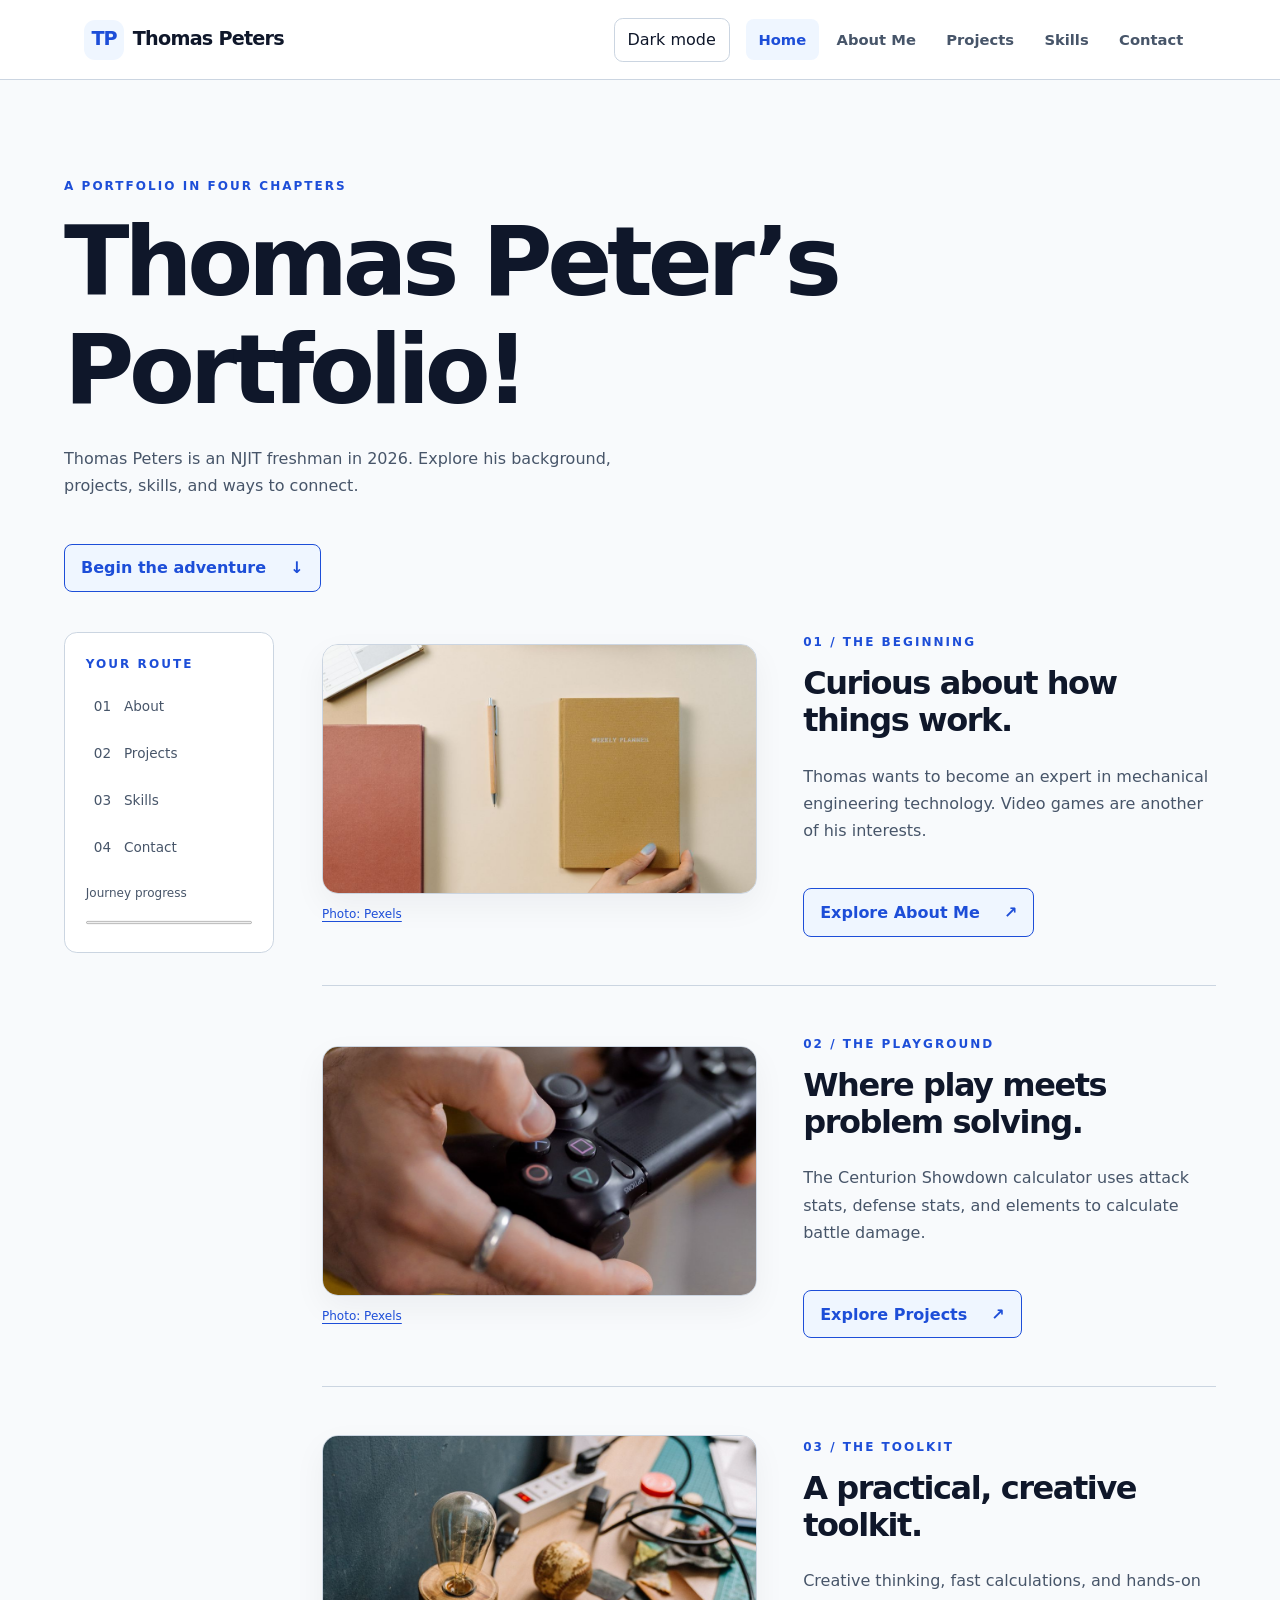
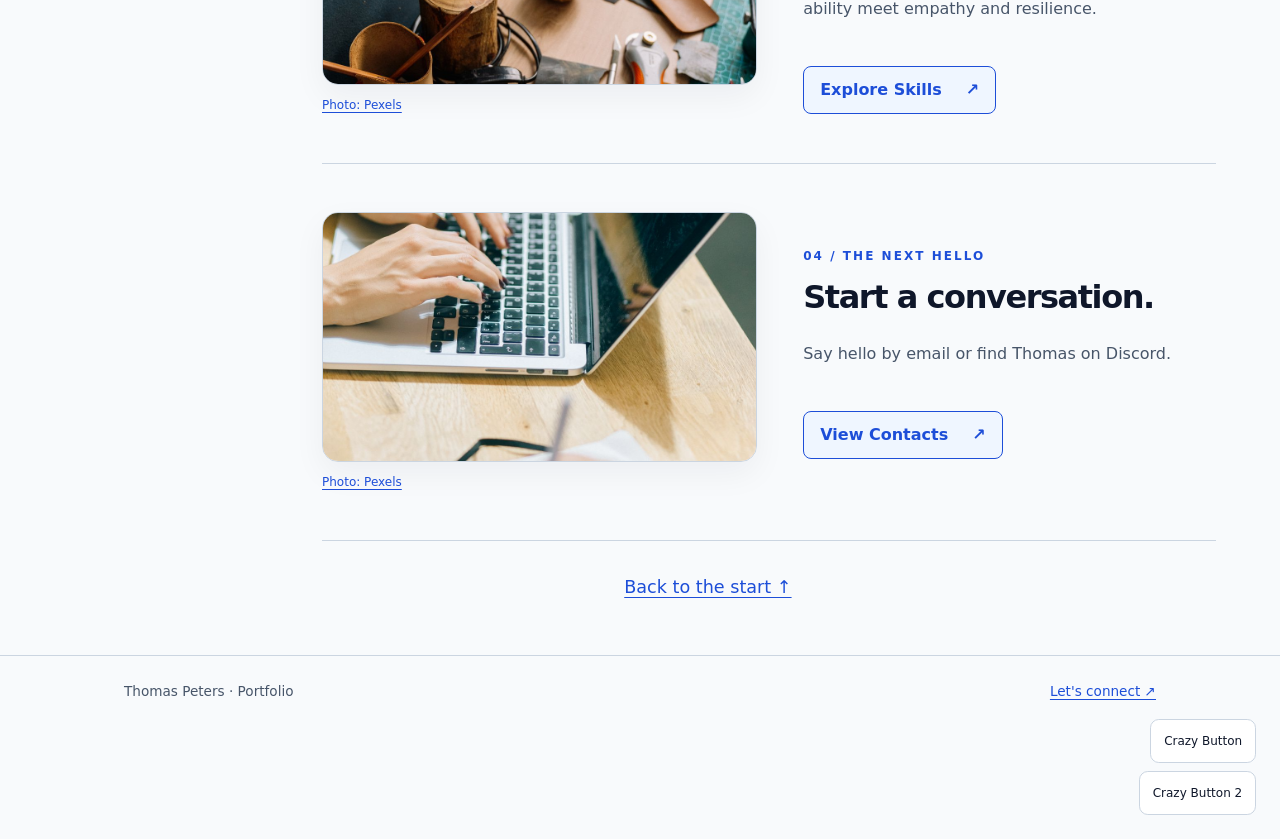
<file: index.html>
<!DOCTYPE html>
<html lang="en">
<head>
  <meta charset="UTF-8">
  <meta name="viewport" content="width=device-width, initial-scale=1.0">
  <title>Thomas Peter’s Portfolio!</title>
  <script src="theme.js?v=3"></script>
  <link rel="stylesheet" href="styles.css?v=12">
  <script src="script.js?v=13" defer></script>
  <script src="journey.js" defer></script>
  <script src="physics.js?v=3" defer></script>
</head>
<body>
  <a class="skip-link" href="#main-content">Skip to main content</a>
  <header class="site-header">
    <div class="header-inner">
      <a class="brand" href="index.html"><span aria-hidden="true">TP</span>Thomas Peters</a>
      <button class="theme-toggle" type="button" hidden>Dark mode</button>
      <button class="menu-toggle" type="button" aria-controls="main-navigation" aria-expanded="false" hidden>Menu</button>
    <nav id="main-navigation" aria-label="Main navigation">
      <a href="index.html" aria-current="page">Home</a>
      <a href="about.html">About Me</a>
      <a href="projects.html">Projects</a>
      <a href="skills.html">Skills</a>
      <a href="contact.html">Contact</a>
    </nav>
    </div>
  </header>
  <main class="journey-main" id="main-content" tabindex="-1">
    <header class="journey-intro">
      <p class="eyebrow">A portfolio in four chapters</p>
      <h1>Thomas Peter’s Portfolio!</h1>
      <p>Thomas Peters is an NJIT freshman in 2026. Explore his background, projects, skills, and ways to connect.</p>
      <a class="project-action" href="#chapter-about">Begin the adventure <span aria-hidden="true">↓</span></a>
    </header>
    <div class="journey-layout">
      <aside class="journey-map" aria-label="Adventure guide">
        <p class="eyebrow">Your route</p>
        <ol>
          <li><a href="#chapter-about" data-chapter-link="chapter-about">01 <span>About</span></a></li>
          <li><a href="#chapter-projects" data-chapter-link="chapter-projects">02 <span>Projects</span></a></li>
          <li><a href="#chapter-skills" data-chapter-link="chapter-skills">03 <span>Skills</span></a></li>
          <li><a href="#chapter-contact" data-chapter-link="chapter-contact">04 <span>Contact</span></a></li>
        </ol>
        <label class="journey-progress-label" for="journey-progress">Journey progress</label>
        <progress id="journey-progress" max="4" value="0">0 of 4 chapters</progress>
      </aside>
      <div class="journey-chapters">
        <section class="story-step" id="chapter-about" aria-labelledby="story-about-heading">
          <figure class="page-photo story-photo">
            <img src="assets/images/about-study.jpg" alt="Notebooks and a pencil arranged on a study desk" width="1200" height="600" loading="lazy">
            <figcaption><a href="https://www.pexels.com/photo/notebooks-on-a-desk-5124877/">Photo: Pexels</a></figcaption>
          </figure>
          <div class="story-copy">
            <p class="eyebrow">01 / The beginning</p>
            <h2 id="story-about-heading">Curious about how things work.</h2>
            <p>Thomas wants to become an expert in mechanical engineering technology. Video games are another of his interests.</p>
            <a class="project-action" href="about.html">Explore About Me <span aria-hidden="true">↗</span></a>
          </div>
        </section>
        <section class="story-step" id="chapter-projects" aria-labelledby="story-projects-heading">
          <figure class="page-photo story-photo">
            <img src="assets/images/projects-gaming.jpg" alt="Hands playing with a black game controller" width="1200" height="600" loading="lazy">
            <figcaption><a href="https://www.pexels.com/photo/person-holding-a-black-game-controller-7855652/">Photo: Pexels</a></figcaption>
          </figure>
          <div class="story-copy">
            <p class="eyebrow">02 / The playground</p>
            <h2 id="story-projects-heading">Where play meets problem solving.</h2>
            <p>The Centurion Showdown calculator uses attack stats, defense stats, and elements to calculate battle damage.</p>
            <a class="project-action" href="projects.html">Explore Projects <span aria-hidden="true">↗</span></a>
          </div>
        </section>
        <section class="story-step" id="chapter-skills" aria-labelledby="story-skills-heading">
          <figure class="page-photo story-photo">
            <img src="assets/images/skills-workshop.jpg" alt="A creative workbench with tools and a light bulb" width="1200" height="600" loading="lazy">
            <figcaption><a href="https://www.pexels.com/photo/tools-on-desk-in-workplace-5963135/">Photo: Pexels</a></figcaption>
          </figure>
          <div class="story-copy">
            <p class="eyebrow">03 / The toolkit</p>
            <h2 id="story-skills-heading">A practical, creative toolkit.</h2>
            <p>Creative thinking, fast calculations, and hands-on ability meet empathy and resilience.</p>
            <a class="project-action" href="skills.html">Explore Skills <span aria-hidden="true">↗</span></a>
          </div>
        </section>
        <section class="story-step" id="chapter-contact" aria-labelledby="story-contact-heading">
          <figure class="page-photo story-photo">
            <img src="assets/images/contact-workspace.jpg" alt="Hands typing on a laptop at a desk" width="1200" height="600" loading="lazy">
            <figcaption><a href="https://www.pexels.com/photo/a-desk-workspace-5186349/">Photo: Pexels</a></figcaption>
          </figure>
          <div class="story-copy">
            <p class="eyebrow">04 / The next hello</p>
            <h2 id="story-contact-heading">Start a conversation.</h2>
            <p>Say hello by email or find Thomas on Discord.</p>
            <a class="project-action" href="contact.html">View Contacts <span aria-hidden="true">↗</span></a>
          </div>
        </section>
      </div>
    </div>
    <p class="journey-return"><a href="#main-content">Back to the start ↑</a></p>
  </main>
  <footer class="site-footer"><div class="footer-inner"><span>Thomas Peters · Portfolio</span><a href="contact.html">Let's connect ↗</a></div><button class="crazy-button" type="button" aria-pressed="false" hidden>Crazy Button</button><button class="physics-button" type="button" aria-pressed="false" hidden>Crazy Button 2</button></footer>
</body>
</html>
</file>
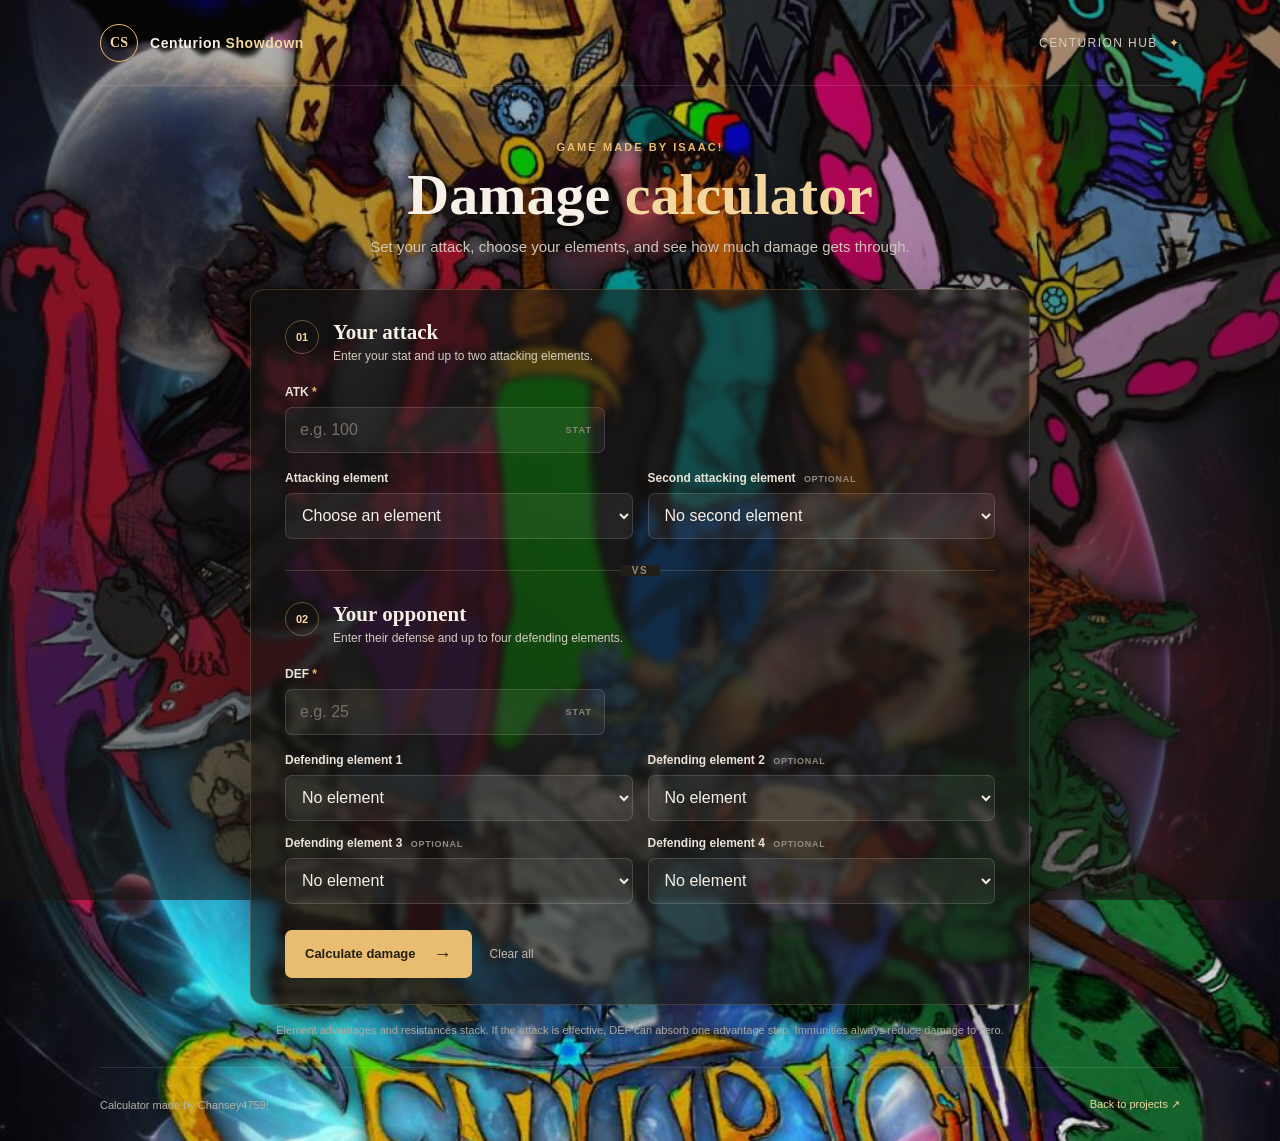
<file: projects/Centurion-Showdown-Coding-services-/index.html>
<!doctype html>
<html lang="en">
  <head>
    <meta charset="utf-8">
    <meta name="viewport" content="width=device-width, initial-scale=1">
    <meta name="theme-color" content="#17130f">
    <meta
      name="description"
      content="Calculate battle damage in Centurion Showdown."
    >
    <title>Centurion Showdown — Damage Calculator</title>
    <link rel="stylesheet" href="styles.css">
    <script src="script.js" defer></script>
  </head>
  <body>
    <main class="page-shell">
      <header class="site-header">
        <a class="brand" href="#top" aria-label="Centurion Showdown damage calculator home">
          <span class="brand-mark" aria-hidden="true">CS</span>
          <span class="brand-name">Centurion <span>Showdown</span></span>
        </a>
        <span class="header-note">Centurion Hub <span aria-hidden="true">✦</span></span>
      </header>

      <section class="intro" id="top" aria-labelledby="page-title">
        <p class="eyebrow">Game made by Isaac!</p>
        <h1 id="page-title">Damage <span>calculator</span></h1>
        <p class="intro-copy">
          Set your attack, choose your elements, and see how much damage gets through.
        </p>
      </section>

      <div class="calculator-layout">
        <form class="calculator-card" id="calculator-form">
          <section class="form-section" aria-labelledby="attacker-heading">
            <div class="section-heading">
              <span class="section-number" aria-hidden="true">01</span>
              <div>
                <h2 id="attacker-heading">Your attack</h2>
                <p>Enter your stat and up to two attacking elements.</p>
              </div>
            </div>

            <label class="field stat-field" for="attack-stat">
              <span class="field-label">ATK <span class="required-mark" aria-hidden="true">*</span></span>
              <span class="number-wrap">
                <input
                  id="attack-stat"
                  name="attack"
                  type="number"
                  min="0"
                  step="1"
                  inputmode="numeric"
                  placeholder="e.g. 100"
                  required
                >
                <span class="stat-unit" aria-hidden="true">STAT</span>
              </span>
            </label>

            <div class="element-grid">
              <label class="field" for="attack-element-1">
                <span class="field-label">Attacking element</span>
                <select id="attack-element-1" name="attackElement1"></select>
              </label>
              <label class="field" for="attack-element-2">
                <span class="field-label">Second attacking element <span class="optional-mark">OPTIONAL</span></span>
                <select id="attack-element-2" name="attackElement2"></select>
              </label>
            </div>
          </section>

          <div class="section-divider" aria-hidden="true"><span>VS</span></div>

          <section class="form-section" aria-labelledby="defender-heading">
            <div class="section-heading">
              <span class="section-number" aria-hidden="true">02</span>
              <div>
                <h2 id="defender-heading">Your opponent</h2>
                <p>Enter their defense and up to four defending elements.</p>
              </div>
            </div>

            <label class="field stat-field" for="defense-stat">
              <span class="field-label">DEF <span class="required-mark" aria-hidden="true">*</span></span>
              <span class="number-wrap">
                <input
                  id="defense-stat"
                  name="defense"
                  type="number"
                  min="0"
                  step="1"
                  inputmode="numeric"
                  placeholder="e.g. 25"
                  required
                >
                <span class="stat-unit" aria-hidden="true">STAT</span>
              </span>
            </label>

            <div class="element-grid defense-grid">
              <label class="field" for="defense-element-1">
                <span class="field-label">Defending element 1</span>
                <select id="defense-element-1" name="defenseElement1"></select>
              </label>
              <label class="field" for="defense-element-2">
                <span class="field-label">Defending element 2 <span class="optional-mark">OPTIONAL</span></span>
                <select id="defense-element-2" name="defenseElement2"></select>
              </label>
              <label class="field" for="defense-element-3">
                <span class="field-label">Defending element 3 <span class="optional-mark">OPTIONAL</span></span>
                <select id="defense-element-3" name="defenseElement3"></select>
              </label>
              <label class="field" for="defense-element-4">
                <span class="field-label">Defending element 4 <span class="optional-mark">OPTIONAL</span></span>
                <select id="defense-element-4" name="defenseElement4"></select>
              </label>
            </div>
          </section>

          <div class="form-actions">
            <button class="calculate-button" type="submit">
              <span>Calculate damage</span>
              <span class="button-arrow" aria-hidden="true">→</span>
            </button>
            <button class="reset-button" type="reset">Clear all</button>
          </div>
        </form>

        <aside class="result-card" id="result-card" aria-live="polite" aria-atomic="true" hidden>
          <p class="result-kicker" id="result-kicker">Battle result</p>
          <p class="result-label">Estimated damage</p>
          <p class="damage-total" id="damage-total">0</p>
          <p class="result-summary" id="result-summary"></p>
          <div class="result-details" id="result-details"></div>
        </aside>
      </div>

      <p class="rules-note">
        Element advantages and resistances stack. If the attack is effective, DEF can absorb one advantage step.
        Immunities always reduce damage to zero.
      </p>

      <footer class="site-footer">
        <span>Calculator made by Chansey4759!</span>
        <a href="../../projects.html">Back to projects <span aria-hidden="true">↗</span></a>
      </footer>
    </main>
  </body>
</html>
</file>
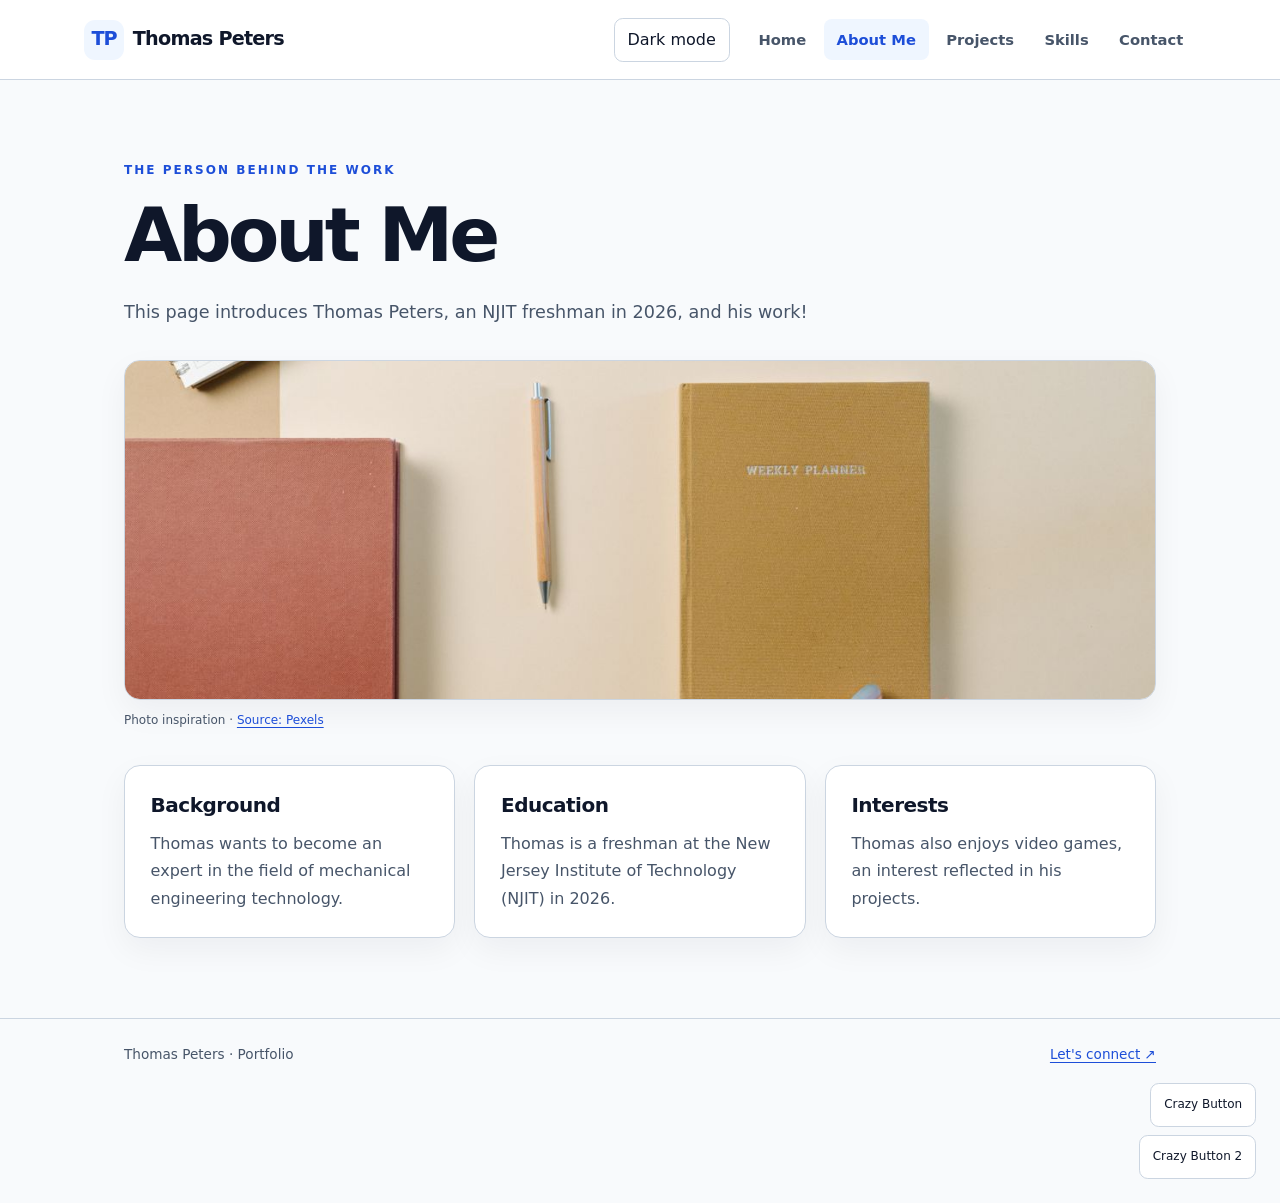
<file: about.html>
<!DOCTYPE html>
<html lang="en">
<head>
  <meta charset="UTF-8">
  <meta name="viewport" content="width=device-width, initial-scale=1.0">
  <title>About Me | Thomas Peters</title>
  <script src="theme.js?v=3"></script>
  <link rel="stylesheet" href="styles.css?v=12">
  <script src="script.js?v=13" defer></script>
  <script src="physics.js?v=3" defer></script>
</head>
<body>
  <a class="skip-link" href="#main-content">Skip to main content</a>
  <header class="site-header">
    <div class="header-inner">
      <a class="brand" href="index.html"><span aria-hidden="true">TP</span>Thomas Peters</a>
      <button class="theme-toggle" type="button" hidden>Dark mode</button>
      <button class="menu-toggle" type="button" aria-controls="main-navigation" aria-expanded="false" hidden>Menu</button>
    <nav id="main-navigation" aria-label="Main navigation">
      <a href="index.html">Home</a>
      <a href="about.html" aria-current="page">About Me</a>
      <a href="projects.html">Projects</a>
      <a href="skills.html">Skills</a>
      <a href="contact.html">Contact</a>
    </nav>
    </div>
  </header>
  <main id="main-content" tabindex="-1">
    <p class="eyebrow">The person behind the work</p>
    <h1>About Me</h1>
    <p>This page introduces Thomas Peters, an NJIT freshman in 2026, and his work!</p>
    <figure class="page-photo">
      <img src="assets/images/about-study.jpg" alt="Notebooks, a weekly planner and a pencil arranged on a desk" width="1200" height="600" decoding="async">
      <figcaption>Photo inspiration · <a href="https://www.pexels.com/photo/notebooks-on-a-desk-5124877/">Source: Pexels</a></figcaption>
    </figure>
    <div class="card-grid">
    <section class="card" aria-labelledby="background-heading">
      <h2 id="background-heading">Background</h2>
      <p>Thomas wants to become an expert in the field of mechanical engineering technology.</p>
    </section>
    <section class="card" aria-labelledby="education-heading">
      <h2 id="education-heading">Education</h2>
      <p>Thomas is a freshman at the New Jersey Institute of Technology (NJIT) in 2026.</p>
    </section>
    <section class="card" aria-labelledby="interests-heading">
      <h2 id="interests-heading">Interests</h2>
      <p>Thomas also enjoys video games, an interest reflected in his projects.</p>
    </section>
    </div>
  </main>
  <footer class="site-footer"><div class="footer-inner"><span>Thomas Peters · Portfolio</span><a href="contact.html">Let's connect ↗</a></div><button class="crazy-button" type="button" aria-pressed="false" hidden>Crazy Button</button><button class="physics-button" type="button" aria-pressed="false" hidden>Crazy Button 2</button></footer>
</body>
</html>
</file>
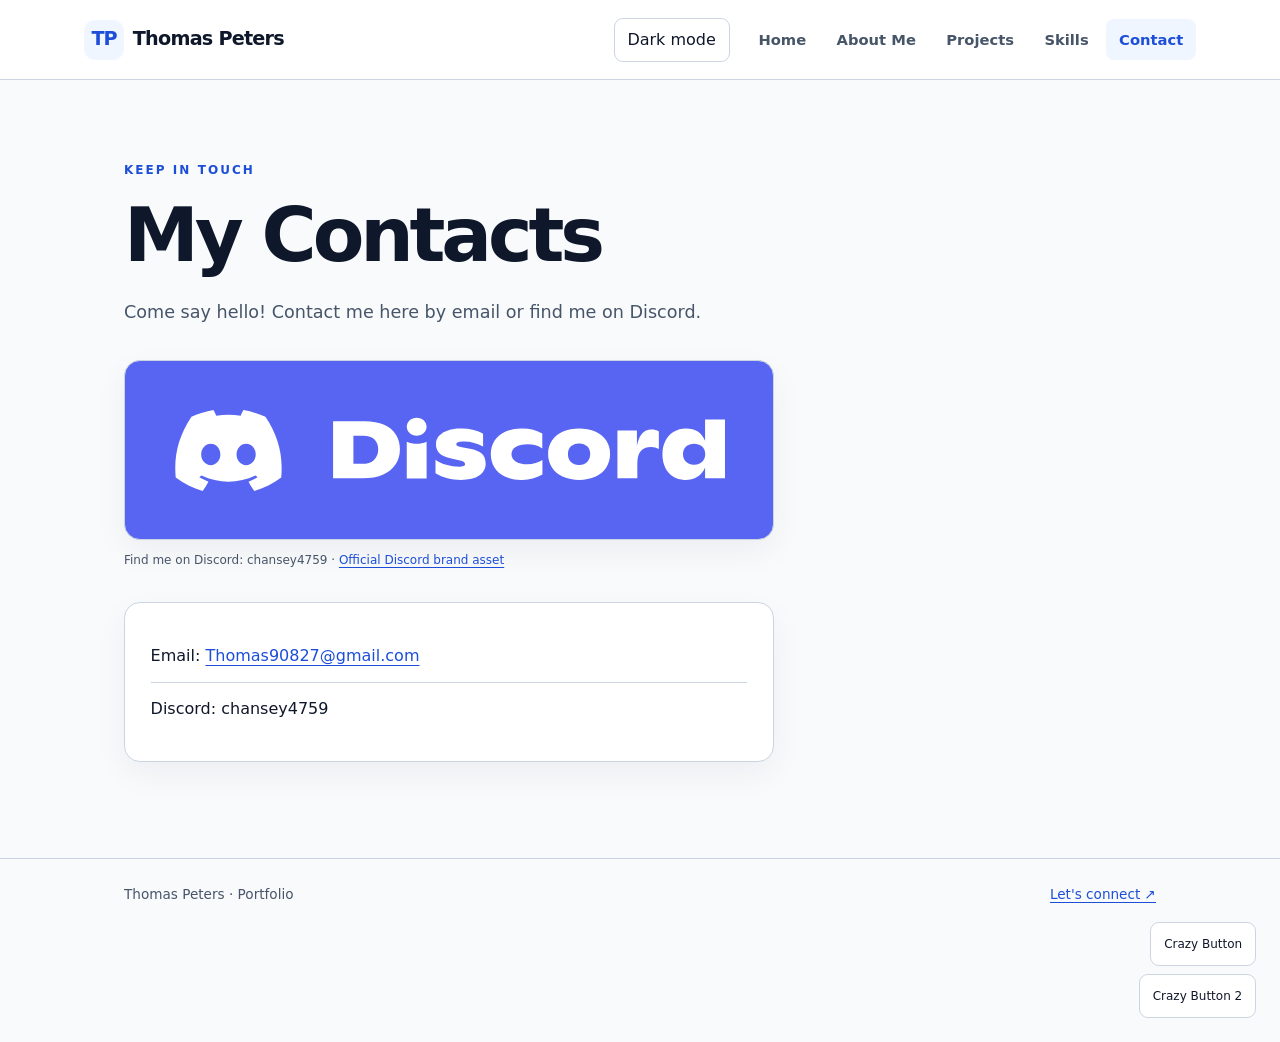
<file: contact.html>
<!DOCTYPE html>
<html lang="en">
<head>
  <meta charset="UTF-8">
  <meta name="viewport" content="width=device-width, initial-scale=1.0">
  <title>Contact | Thomas Peters</title>
  <script src="theme.js?v=3"></script>
  <link rel="stylesheet" href="styles.css?v=12">
  <script src="script.js?v=13" defer></script>
  <script src="physics.js?v=3" defer></script>
</head>
<body>
  <a class="skip-link" href="#main-content">Skip to main content</a>
  <header class="site-header">
    <div class="header-inner">
      <a class="brand" href="index.html"><span aria-hidden="true">TP</span>Thomas Peters</a>
      <button class="theme-toggle" type="button" hidden>Dark mode</button>
      <button class="menu-toggle" type="button" aria-controls="main-navigation" aria-expanded="false" hidden>Menu</button>
    <nav id="main-navigation" aria-label="Main navigation">
      <a href="index.html">Home</a>
      <a href="about.html">About Me</a>
      <a href="projects.html">Projects</a>
      <a href="skills.html">Skills</a>
      <a href="contact.html" aria-current="page">Contact</a>
    </nav>
    </div>
  </header>
  <main id="main-content" tabindex="-1">
    <p class="eyebrow">Keep in touch</p>
    <h1>My Contacts</h1>
    <p>Come say hello! Contact me here by email or find me on Discord.</p>
    <figure class="page-photo discord-photo">
      <img src="assets/images/discord-logo.svg" alt="Discord logo" width="219" height="32" decoding="async">
      <figcaption>Find me on Discord: chansey4759 · <a href="https://discord.com/branding">Official Discord brand asset</a></figcaption>
    </figure>
    <ul class="contact-list">
      <li>Email: <a href="mailto:Thomas90827@gmail.com">Thomas90827@gmail.com</a></li>
      <li>Discord: chansey4759</li>
    </ul>
  </main>
  <footer class="site-footer"><div class="footer-inner"><span>Thomas Peters · Portfolio</span><a href="contact.html">Let's connect ↗</a></div><button class="crazy-button" type="button" aria-pressed="false" hidden>Crazy Button</button><button class="physics-button" type="button" aria-pressed="false" hidden>Crazy Button 2</button></footer>
</body>
</html>
</file>
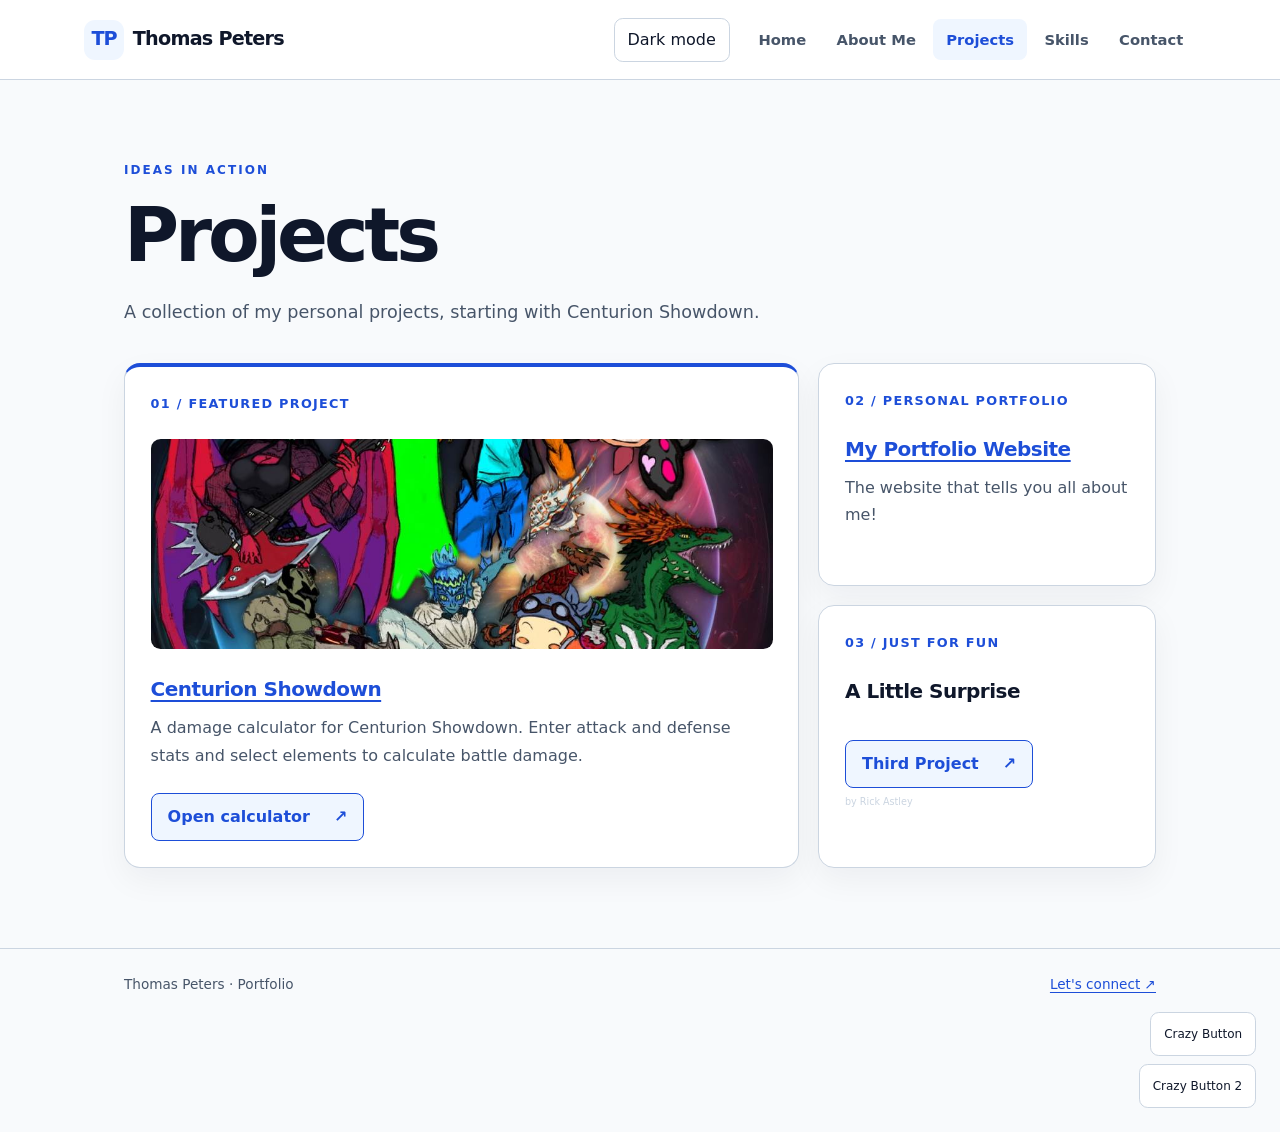
<file: projects.html>
<!DOCTYPE html>
<html lang="en">
<head>
  <meta charset="UTF-8">
  <meta name="viewport" content="width=device-width, initial-scale=1.0">
  <title>Projects | Thomas Peters</title>
  <script src="theme.js?v=3"></script>
  <link rel="stylesheet" href="styles.css?v=14">
  <script src="script.js?v=13" defer></script>
  <script src="physics.js?v=3" defer></script>
</head>
<body>
  <a class="skip-link" href="#main-content">Skip to main content</a>
  <header class="site-header">
    <div class="header-inner">
      <a class="brand" href="index.html"><span aria-hidden="true">TP</span>Thomas Peters</a>
      <button class="theme-toggle" type="button" hidden>Dark mode</button>
      <button class="menu-toggle" type="button" aria-controls="main-navigation" aria-expanded="false" hidden>Menu</button>
    <nav id="main-navigation" aria-label="Main navigation">
      <a href="index.html">Home</a>
      <a href="about.html">About Me</a>
      <a href="projects.html" aria-current="page">Projects</a>
      <a href="skills.html">Skills</a>
      <a href="contact.html">Contact</a>
    </nav>
    </div>
  </header>
  <main id="main-content" tabindex="-1">
    <p class="eyebrow">Ideas in action</p>
    <h1>Projects</h1>
    <p>A collection of my personal projects, starting with Centurion Showdown.</p>
    <div class="card-grid projects-grid">
    <section class="card featured-project" aria-labelledby="centurion-heading">
      <span class="card-number">01 / FEATURED PROJECT</span>
      <img class="project-image" src="projects/Centurion-Showdown-Coding-services-/poster.jpg" alt="Illustrated poster for Centurion Showdown" width="1000" height="1000" loading="lazy">
      <h2 id="centurion-heading"><a href="projects/Centurion-Showdown-Coding-services-/">Centurion Showdown</a></h2>
      <p>A damage calculator for Centurion Showdown. Enter attack and defense stats and select elements to calculate battle damage.</p>
      <a class="project-action" href="projects/Centurion-Showdown-Coding-services-/">Open calculator <span aria-hidden="true">↗</span></a>
    </section>
    <section class="card" aria-labelledby="project-two-heading">
      <span class="card-number">02 / PERSONAL PORTFOLIO</span>
      <h2 id="project-two-heading"><a href="index.html">My Portfolio Website</a></h2>
      <p>The website that tells you all about me!</p>
    </section>
    <section class="card" aria-labelledby="project-three-heading">
      <span class="card-number">03 / JUST FOR FUN</span>
      <h2 id="project-three-heading">A Little Surprise</h2>
      <a class="project-action" href="https://www.youtube.com/watch?v=dQw4w9WgXcQ">Third Project <span aria-hidden="true">↗</span></a>
      <small class="project-credit">by Rick Astley</small>
    </section>
    </div>
  </main>
  <footer class="site-footer"><div class="footer-inner"><span>Thomas Peters · Portfolio</span><a href="contact.html">Let's connect ↗</a></div><button class="crazy-button" type="button" aria-pressed="false" hidden>Crazy Button</button><button class="physics-button" type="button" aria-pressed="false" hidden>Crazy Button 2</button></footer>
</body>
</html>
</file>
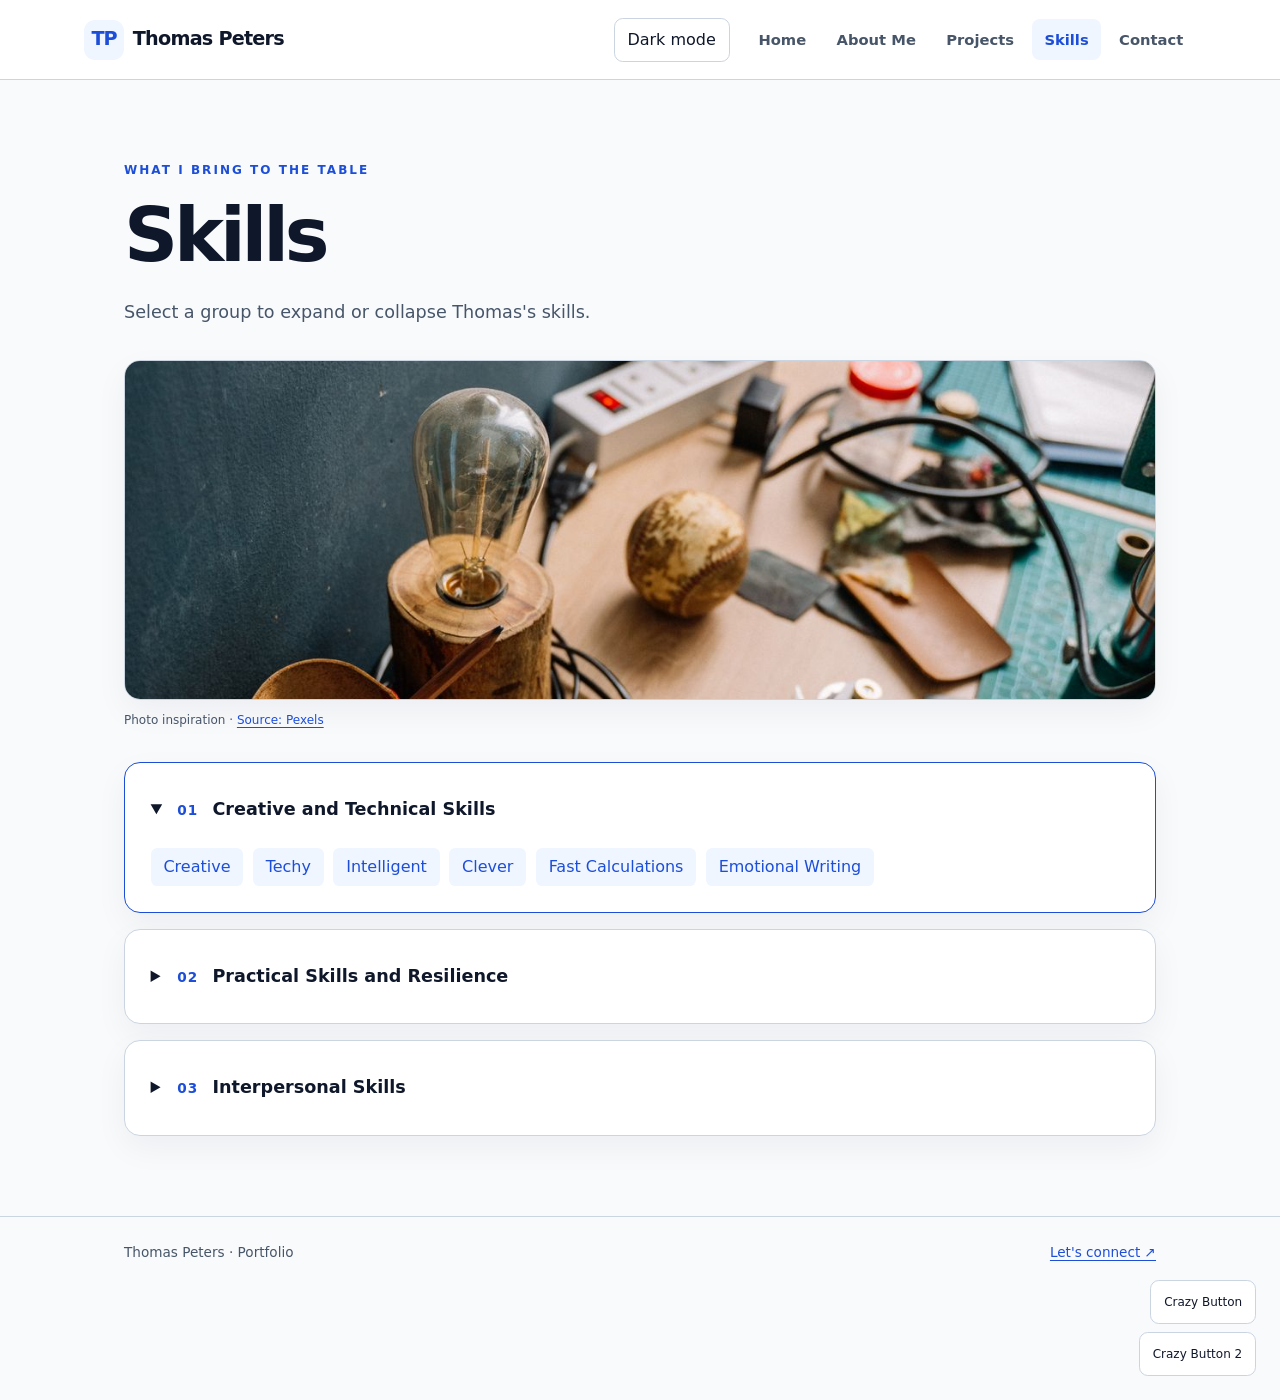
<file: skills.html>
<!DOCTYPE html>
<html lang="en">
<head>
  <meta charset="UTF-8">
  <meta name="viewport" content="width=device-width, initial-scale=1.0">
  <title>Skills | Thomas Peters</title>
  <script src="theme.js?v=3"></script>
  <link rel="stylesheet" href="styles.css?v=12">
  <script src="script.js?v=13" defer></script>
  <script src="physics.js?v=3" defer></script>
</head>
<body>
  <a class="skip-link" href="#main-content">Skip to main content</a>
  <header class="site-header">
    <div class="header-inner">
      <a class="brand" href="index.html"><span aria-hidden="true">TP</span>Thomas Peters</a>
      <button class="theme-toggle" type="button" hidden>Dark mode</button>
      <button class="menu-toggle" type="button" aria-controls="main-navigation" aria-expanded="false" hidden>Menu</button>
    <nav id="main-navigation" aria-label="Main navigation">
      <a href="index.html">Home</a>
      <a href="about.html">About Me</a>
      <a href="projects.html">Projects</a>
      <a href="skills.html" aria-current="page">Skills</a>
      <a href="contact.html">Contact</a>
    </nav>
    </div>
  </header>
  <main id="main-content" tabindex="-1">
    <p class="eyebrow">What I bring to the table</p>
    <h1>Skills</h1>
    <p>Select a group to expand or collapse Thomas's skills.</p>
    <figure class="page-photo">
      <img src="assets/images/skills-workshop.jpg" alt="Creative workbench with a light bulb, tools and a cutting mat" width="1200" height="600" decoding="async">
      <figcaption>Photo inspiration · <a href="https://www.pexels.com/photo/tools-on-desk-in-workplace-5963135/">Source: Pexels</a></figcaption>
    </figure>
    <div class="skill-groups">
    <details open>
      <summary><span class="skill-number" aria-hidden="true">01</span> Creative and Technical Skills</summary>
      <ul>
        <li>Creative</li>
        <li>Techy</li>
        <li>Intelligent</li>
        <li>Clever</li>
        <li>Fast Calculations</li>
        <li>Emotional Writing</li>
      </ul>
    </details>
    <details>
      <summary><span class="skill-number" aria-hidden="true">02</span> Practical Skills and Resilience</summary>
      <ul>
        <li>Handy</li>
        <li>Sturdy</li>
        <li>Energetic</li>
        <li>Resilient</li>
      </ul>
    </details>
    <details>
      <summary><span class="skill-number" aria-hidden="true">03</span> Interpersonal Skills</summary>
      <ul>
        <li>Supportive</li>
        <li>Empathetic</li>
      </ul>
    </details>
    </div>
  </main>
  <footer class="site-footer"><div class="footer-inner"><span>Thomas Peters · Portfolio</span><a href="contact.html">Let's connect ↗</a></div><button class="crazy-button" type="button" aria-pressed="false" hidden>Crazy Button</button><button class="physics-button" type="button" aria-pressed="false" hidden>Crazy Button 2</button></footer>
</body>
</html>
</file>
<file: styles.css>
:root {
  color-scheme: light;
  --background: #f8fafc;
  --surface: #ffffff;
  --text: #0f172a;
  --muted: #475569;
  --accent: #1d4ed8;
  --accent-soft: #eff6ff;
  --border: #cbd5e1;
  --shadow: 0 12px 32px rgb(15 23 42 / 5%);
  font-family: system-ui, -apple-system, "Segoe UI", sans-serif;
}

/* The same tokens power every page in either theme. */
@media (prefers-color-scheme: dark) {
  :root:not([data-theme="light"]) {
    color-scheme: dark;
    --background: #0b1220;
    --surface: #141f32;
    --text: #f1f5f9;
    --muted: #b8c6da;
    --accent: #93c5fd;
    --accent-soft: #1b3051;
    --border: #3b4c65;
    --shadow: 0 12px 32px rgb(0 0 0 / 12%);
  }
}
:root[data-theme="dark"] {
  color-scheme: dark;
  --background: #0b1220;
  --surface: #141f32;
  --text: #f1f5f9;
  --muted: #b8c6da;
  --accent: #93c5fd;
  --accent-soft: #1b3051;
  --border: #3b4c65;
  --shadow: 0 12px 32px rgb(0 0 0 / 12%);
}
* { box-sizing: border-box; }
body { margin: 0; background: var(--background); color: var(--text); line-height: 1.7; }
a { color: var(--accent); text-underline-offset: .22em; }
a:hover { text-decoration-thickness: 2px; }
:focus-visible { outline: 3px solid var(--accent); outline-offset: 5px; }
[hidden] { display: none !important; }
.skip-link { position: absolute; left: 1rem; top: -6rem; z-index: 10; padding: .7rem 1rem; background: var(--surface); }
.skip-link:focus { top: .5rem; }
.site-header { border-bottom: 1px solid var(--border); background: var(--surface); }
.header-inner { max-width: 1160px; margin: auto; padding: 1.1rem 1.5rem; display: flex; align-items: center; flex-wrap: wrap; gap: 1rem; }
.brand { display: inline-flex; align-items: center; margin-right: auto; color: var(--text); font-weight: 800; text-decoration: none; letter-spacing: -.04em; font-size: 1.2rem; }
.brand > span[aria-hidden="true"] { display: inline-grid; place-items: center; width: 2.5rem; height: 2.5rem; margin-right: .55rem; border-radius: .7rem; background: var(--accent-soft); color: var(--accent); letter-spacing: -.06em; }
nav { width: 100%; display: flex; flex-wrap: wrap; gap: .3rem; }
nav a { padding: .5rem .8rem; border-radius: .5rem; color: var(--muted); text-decoration: none; font-size: .92rem; font-weight: 600; }
nav a:hover, nav a[aria-current="page"] { background: var(--accent-soft); color: var(--accent); }
button { font: inherit; min-height: 44px; border: 1px solid var(--border); border-radius: .55rem; padding: .45rem .8rem; background: var(--surface); color: var(--text); cursor: pointer; }
button:hover { background: var(--accent-soft); }
main { max-width: 1080px; min-height: calc(100vh - 225px); margin: auto; padding: 3.5rem 1.5rem 5rem; }
.eyebrow { margin: 0 0 .8rem; color: var(--accent); text-transform: uppercase; font-size: .75rem; font-weight: 800; letter-spacing: .17em; }
h1 { max-width: 850px; margin: 0 0 1.3rem; font-size: clamp(2.5rem, 7vw, 4.7rem); line-height: 1.12; letter-spacing: -.055em; overflow-wrap: anywhere; }
h2 { margin: 0 0 .7rem; font-size: 1.25rem; line-height: 1.35; letter-spacing: -.025em; }
p { margin: 0 0 1.25rem; }
main > p:not(.eyebrow) { max-width: 65ch; color: var(--muted); font-size: 1.1rem; }
.card-grid { display: grid; gap: 1.2rem; margin-top: 2.2rem; }
.card, details, .contact-list { padding: 1.6rem; border: 1px solid var(--border); border-radius: 1rem; background: var(--surface); box-shadow: var(--shadow); min-width: 0; }
.card p { color: var(--muted); margin-bottom: 0; }
.card-number { display: block; margin-bottom: 1.5rem; color: var(--accent); font-weight: 700; font-size: .8rem; letter-spacing: .1em; }
.home-links { display: grid; gap: 1rem; margin-top: 2.4rem; }
.home-links p { margin: 0; }
.home-links a { display: flex; align-items: center; justify-content: space-between; gap: 1rem; height: 100%; padding: 1.5rem; border: 1px solid var(--border); border-radius: .8rem; background: var(--surface); color: var(--text); text-decoration: none; font-weight: 600; box-shadow: var(--shadow); }
.home-links a::after { content: "↗"; color: var(--accent); font-size: 1.4rem; }
.home-links a:hover { border-color: var(--accent); background: var(--accent-soft); }
.project-image { width: 100%; height: 210px; object-fit: cover; border-radius: .6rem; margin-bottom: 1.2rem; }
.page-photo { margin: 2rem 0; }
.page-photo img { display: block; width: 100%; height: clamp(180px, 28vw, 340px); object-fit: cover; border: 1px solid var(--border); border-radius: 1rem; box-shadow: var(--shadow); }
.page-photo figcaption { margin-top: .6rem; color: var(--muted); font-size: .75rem; }
.discord-photo { max-width: 650px; }
.discord-photo img { height: 180px; object-fit: contain; padding: 3rem; background: #5865f2; }
.rainbow-image-0 { filter: hue-rotate(0deg) saturate(2); }
.rainbow-image-1 { filter: hue-rotate(50deg) saturate(2); }
.rainbow-image-2 { filter: hue-rotate(100deg) saturate(2); }
.rainbow-image-3 { filter: hue-rotate(150deg) saturate(2); }
.rainbow-image-4 { filter: hue-rotate(200deg) saturate(2); }
.rainbow-image-5 { filter: hue-rotate(250deg) saturate(2); }
.rainbow-image-6 { filter: hue-rotate(300deg) saturate(2); }
.placeholder { border-style: dashed; box-shadow: none; }
.placeholder h2 { color: var(--muted); font-size: 1rem; overflow-wrap: anywhere; }
.featured-project { border-top: 4px solid var(--accent); }
.project-action { display: inline-flex; gap: 1.5rem; margin-top: 1.5rem; padding: .6rem 1rem; border: 1px solid var(--accent); border-radius: .5rem; background: var(--accent-soft); font-weight: 700; text-decoration: none; }
.project-credit { display: block; margin-top: .35rem; font-size: .6rem; color: var(--border); }
.projects-grid .placeholder { display: flex; flex-direction: column; justify-content: center; min-height: 180px; }
.skill-number { display: inline-block; margin: 0 .5rem; color: var(--accent); font-size: .85rem; letter-spacing: .08em; }
.skill-groups details[open] { border-color: var(--accent); }
.skill-groups summary { padding-block: .4rem; }
.skill-groups { display: grid; gap: 1rem; margin-top: 2rem; }
summary { cursor: pointer; font-weight: 700; font-size: 1.1rem; }
details[open] summary { margin-bottom: 1rem; }
details ul { display: flex; flex-wrap: wrap; gap: .6rem; list-style: none; padding: 0; margin: 0; }
details li { border-radius: .4rem; padding: .35rem .8rem; background: var(--accent-soft); color: var(--accent); }
.contact-list { list-style: none; max-width: 650px; margin-top: 2rem; }
.contact-list li { padding: .8rem 0; overflow-wrap: anywhere; }
.contact-list li + li { border-top: 1px solid var(--border); }
.site-footer { border-top: 1px solid var(--border); padding: 1.5rem; color: var(--muted); font-size: .85rem; }
.footer-inner { max-width: 1032px; margin: auto; display: flex; justify-content: space-between; gap: 1rem; flex-wrap: wrap; }
.journey-main { max-width: 1200px; padding-bottom: 0; }
.journey-intro { padding: 1rem 0 2.5rem; }
.journey-intro h1 { font-size: clamp(2.8rem, 8vw, 6rem); }
.journey-intro > p:not(.eyebrow) { max-width: 60ch; color: var(--muted); }
.journey-map { padding: 1.3rem; border: 1px solid var(--border); border-radius: .8rem; background: var(--surface); align-self: start; }
.journey-map ol { list-style: none; padding: 0; margin: 0 0 1rem; display: grid; gap: .5rem; }
.journey-map a { display: flex; align-items: center; gap: .8rem; padding: .5rem; border-radius: .4rem; text-decoration: none; color: var(--muted); font-size: .85rem; }
.journey-map a[aria-current="step"] { color: var(--accent); background: var(--accent-soft); font-weight: 700; }
.journey-progress-label { display: block; font-size: .75rem; color: var(--muted); }
.journey-map progress { width: 100%; height: .45rem; accent-color: var(--accent); }
.story-step { padding: 3rem 0; border-bottom: 1px solid var(--border); scroll-margin-top: 2rem; }
.story-photo { margin-top: 0; }
.story-photo img { height: clamp(200px, 35vw, 360px); }
.story-copy h2 { font-size: clamp(2rem, 4vw, 3.2rem); line-height: 1.15; margin-bottom: 1.5rem; letter-spacing: -.045em; }
.story-copy > p:not(.eyebrow) { color: var(--muted); max-width: 55ch; }
.journey-return { padding: 2rem 0; text-align: right; }
@media (min-width: 960px) {
  .journey-layout { display: grid; grid-template-columns: 210px minmax(0, 1fr); gap: 3rem; }
  .journey-map { position: sticky; top: 2rem; margin-bottom: 3rem; }
  .story-step { display: grid; grid-template-columns: repeat(2, minmax(0, 1fr)); align-items: center; gap: 1.5rem; padding: 3rem 0; }
  .story-photo { margin-bottom: 0; }
  .story-photo img { height: 250px; }
  .story-copy h2 { font-size: 2rem; }
  .story-step:first-child { padding-top: 0; }
}
@media (prefers-reduced-motion: no-preference) {
  html:has(.journey-main) { scroll-behavior: smooth; }
  .story-copy { transition: border-color .3s ease; border-left: 3px solid transparent; padding-left: 1.2rem; }
  .story-step.is-current .story-copy { border-left-color: var(--accent); }
}
.crazy-button { display: block; margin: 1rem 0 0 auto; font-size: .75rem; position: relative; z-index: 1; }
.physics-button { display: block; margin: .5rem 0 0 auto; font-size: .75rem; }
.physics-active { overflow: hidden; }
.physics-stage { position: fixed; inset: 0; z-index: 1000; background: var(--background); }
.physics-stage canvas { display: block; width: 100%; height: 100%; }
.physics-toolbar { position: absolute; top: 1rem; right: 1rem; left: 1rem; width: fit-content; max-width: calc(100% - 2rem); margin-left: auto; display: flex; gap: .8rem; flex-wrap: wrap; align-items: center; padding: .7rem 1rem; border: 1px solid var(--border); border-radius: .8rem; background: var(--surface); color: var(--text); box-shadow: var(--shadow); font-size: .85rem; }
.crazy-character, .crazy-text-wrapper { background: transparent; }
.rainbow-text-0 { color: #ff0000 !important; }
.rainbow-text-1 { color: #ff8800 !important; }
.rainbow-text-2 { color: #ffff00 !important; }
.rainbow-text-3 { color: #00dd44 !important; }
.rainbow-text-4 { color: #0088ff !important; }
.rainbow-text-5 { color: #4b0082 !important; }
.rainbow-text-6 { color: #cc33ff !important; }
.rainbow-background-0 { background: #ff0000 !important; }
.rainbow-background-1 { background: #ff8800 !important; }
.rainbow-background-2 { background: #ffff00 !important; }
.rainbow-background-3 { background: #00dd44 !important; }
.rainbow-background-4 { background: #0088ff !important; }
.rainbow-background-5 { background: #4b0082 !important; }
.rainbow-background-6 { background: #cc33ff !important; }
@media (min-width: 960px) {
  .header-inner { flex-wrap: nowrap; }
  nav { width: auto; }
  #main-navigation[hidden] { display: flex !important; }
  .menu-toggle { display: none; }
}
@media (min-width: 700px) {
  main { padding-top: 5rem; }
  .card-grid { grid-template-columns: repeat(3, minmax(0, 1fr)); }
  .projects-grid { grid-template-columns: minmax(0, 2fr) minmax(0, 1fr); align-items: stretch; }
  .featured-project { grid-row: span 2; }
  .home-links { grid-template-columns: repeat(2, minmax(0, 1fr)); }
}
@media (prefers-reduced-motion: no-preference) {
  a, button { transition: background-color .15s ease, border-color .15s ease; }
}
</file>
<file: projects/Centurion-Showdown-Coding-services-/styles.css>
:root {
  color-scheme: dark;
  font-family: "Segoe UI", Arial, sans-serif;
  color: #f6f0e6;
  background: #17130f;
  font-synthesis: none;
  text-rendering: optimizeLegibility;
  --gold: #e8bd72;
  --gold-light: #f3d79f;
  --panel: rgba(24, 22, 20, 0.62);
  --muted: #d4ccc1;
  --line: rgba(232, 189, 114, 0.2);
}

* {
  box-sizing: border-box;
}

body {
  min-width: 320px;
  min-height: 100vh;
  margin: 0;
  background: #17130f;
  background-image:
    linear-gradient(180deg, rgba(16, 13, 11, 0.2) 0%, rgba(16, 13, 11, 0.3) 45%, rgba(23, 19, 15, 0.48) 100%),
    linear-gradient(90deg, rgba(16, 13, 11, 0.22), rgba(16, 13, 11, 0.04) 50%, rgba(16, 13, 11, 0.3)),
    url("poster.jpg");
  background-attachment: fixed;
  background-position: center 32%;
  background-repeat: no-repeat;
  background-size: cover;
}

button,
input,
select {
  font: inherit;
}

button,
select {
  cursor: pointer;
}

.page-shell {
  width: min(100% - 48px, 1080px);
  margin-inline: auto;
}

.site-header {
  display: flex;
  min-height: 86px;
  align-items: center;
  justify-content: space-between;
  border-bottom: 1px solid rgba(246, 240, 230, 0.13);
}

.brand {
  display: inline-flex;
  align-items: center;
  gap: 12px;
  color: inherit;
  text-decoration: none;
}

.brand-mark {
  display: grid;
  width: 38px;
  height: 38px;
  place-items: center;
  border: 1px solid var(--gold);
  border-radius: 50%;
  color: var(--gold-light);
  font-family: Georgia, "Times New Roman", serif;
  font-size: 14px;
  font-weight: 700;
}

.brand-name {
  font-size: 14px;
  font-weight: 700;
  letter-spacing: 0.04em;
}

.brand-name span {
  color: var(--gold-light);
}

.header-note {
  color: #d4ccc1;
  font-size: 12px;
  letter-spacing: 0.12em;
  text-transform: uppercase;
}

.header-note span {
  padding-left: 6px;
  color: var(--gold);
}

.intro {
  padding: 55px 0 34px;
  text-align: center;
}

.eyebrow,
.result-kicker {
  margin: 0 0 12px;
  color: var(--gold);
  font-size: 11px;
  font-weight: 700;
  letter-spacing: 0.19em;
  text-transform: uppercase;
}

h1,
h2,
p {
  margin-top: 0;
}

h1 {
  margin-bottom: 12px;
  font-family: Georgia, "Times New Roman", serif;
  font-size: clamp(38px, 6vw, 58px);
  line-height: 1.05;
}

h1 span {
  color: var(--gold-light);
}

.intro-copy {
  margin-bottom: 0;
  color: #d0c8be;
  font-size: 15px;
}

.calculator-layout {
  display: grid;
  width: min(100%, 780px);
  gap: 16px;
  margin-inline: auto;
}

.calculator-card,
.result-card {
  border: 1px solid var(--line);
  border-radius: 14px;
  background: var(--panel);
  box-shadow: 0 24px 70px rgba(0, 0, 0, 0.32);
  backdrop-filter: blur(3px);
}

.calculator-card {
  padding: 30px 34px 26px;
}

.section-heading {
  display: flex;
  align-items: flex-start;
  gap: 14px;
  margin-bottom: 22px;
}

.section-number {
  display: grid;
  width: 34px;
  height: 34px;
  flex: 0 0 34px;
  place-items: center;
  border: 1px solid rgba(232, 189, 114, 0.38);
  border-radius: 50%;
  color: var(--gold-light);
  font-size: 11px;
  font-weight: 700;
}

.section-heading h2 {
  margin: 0 0 4px;
  font-family: Georgia, "Times New Roman", serif;
  font-size: 21px;
}

.section-heading p {
  margin-bottom: 0;
  color: var(--muted);
  font-size: 12px;
}

.field {
  display: flex;
  min-width: 0;
  flex-direction: column;
  gap: 8px;
}

.stat-field {
  max-width: 320px;
  margin-bottom: 18px;
}

.field-label {
  color: #eae2d7;
  font-size: 12px;
  font-weight: 600;
}

.required-mark {
  color: var(--gold);
}

.optional-mark {
  margin-left: 5px;
  color: #938b80;
  font-size: 9px;
  font-weight: 600;
  letter-spacing: 0.08em;
}

.number-wrap {
  position: relative;
}

input,
select {
  width: 100%;
  min-height: 46px;
  border: 1px solid rgba(246, 240, 230, 0.15);
  border-radius: 7px;
  outline: none;
  background: rgba(255, 255, 255, 0.055);
  color: #f6f0e6;
  transition: border-color 160ms ease, background-color 160ms ease, box-shadow 160ms ease;
}

input {
  padding: 0 64px 0 14px;
}

input::placeholder {
  color: #766f66;
}

select {
  padding: 0 34px 0 12px;
}

select option {
  background: #201d19;
  color: #f6f0e6;
}

input:focus,
select:focus {
  border-color: var(--gold);
  background-color: rgba(255, 255, 255, 0.08);
  box-shadow: 0 0 0 3px rgba(232, 189, 114, 0.12);
}

.stat-unit {
  position: absolute;
  top: 50%;
  right: 13px;
  color: #8c8378;
  font-size: 9px;
  font-weight: 700;
  letter-spacing: 0.12em;
  transform: translateY(-50%);
  pointer-events: none;
}

.element-grid {
  display: grid;
  grid-template-columns: repeat(2, minmax(0, 1fr));
  gap: 15px;
}

.section-divider {
  position: relative;
  display: grid;
  margin: 26px 0;
  place-items: center;
  color: #9a8d7c;
  font-size: 10px;
  font-weight: 700;
  letter-spacing: 0.16em;
}

.section-divider::before {
  position: absolute;
  width: 100%;
  height: 1px;
  background: var(--line);
  content: "";
}

.section-divider span {
  z-index: 1;
  padding: 0 12px;
  background: #211d18;
}

.form-actions {
  display: flex;
  align-items: center;
  gap: 18px;
  margin-top: 26px;
}

.calculate-button {
  display: inline-flex;
  min-height: 48px;
  align-items: center;
  justify-content: center;
  gap: 18px;
  padding: 0 20px;
  border: 0;
  border-radius: 7px;
  background: var(--gold);
  color: #251d12;
  font-size: 13px;
  font-weight: 700;
  transition: background-color 160ms ease, transform 160ms ease;
}

.calculate-button:hover {
  background: var(--gold-light);
  transform: translateY(-1px);
}

.calculate-button:focus-visible,
.reset-button:focus-visible,
.site-footer a:focus-visible,
.brand:focus-visible {
  outline: 2px solid var(--gold-light);
  outline-offset: 4px;
}

.button-arrow {
  font-size: 18px;
  line-height: 1;
}

.reset-button {
  padding: 10px 0;
  border: 0;
  background: none;
  color: #c0b7ac;
  font-size: 12px;
}

.reset-button:hover {
  color: var(--gold-light);
}

.result-card {
  padding: 23px 28px 25px;
  text-align: center;
}

.result-card[hidden] {
  display: none;
}

.result-kicker {
  margin-bottom: 8px;
}

.result-label {
  margin-bottom: 2px;
  color: #d2c9bd;
  font-size: 12px;
}

.damage-total {
  margin-bottom: 8px;
  color: var(--gold-light);
  font-family: Georgia, "Times New Roman", serif;
  font-size: clamp(52px, 9vw, 76px);
  font-weight: 700;
  line-height: 1;
  overflow-wrap: anywhere;
}

.result-summary {
  margin-bottom: 19px;
  color: #e8e0d5;
  font-size: 13px;
}

.result-details {
  display: flex;
  flex-wrap: wrap;
  justify-content: center;
  gap: 8px;
}

.detail-chip {
  padding: 7px 10px;
  border: 1px solid rgba(246, 240, 230, 0.12);
  border-radius: 999px;
  color: #d5cbbf;
  font-size: 11px;
}

.detail-chip strong {
  color: var(--gold-light);
  font-weight: 600;
}

.rules-note {
  width: min(100%, 780px);
  margin: 17px auto 0;
  color: #d0c6b9;
  font-size: 11px;
  line-height: 1.6;
  text-align: center;
}

.site-footer {
  display: flex;
  min-height: 74px;
  align-items: center;
  justify-content: space-between;
  gap: 16px;
  margin-top: 28px;
  border-top: 1px solid rgba(246, 240, 230, 0.13);
  color: #b9b0a5;
  font-size: 11px;
}

.site-footer a {
  color: var(--gold-light);
  text-decoration: none;
}

.site-footer a:hover {
  text-decoration: underline;
  text-underline-offset: 3px;
}

@media (max-width: 600px) {
  .page-shell {
    width: min(100% - 30px, 480px);
  }

  .site-header {
    min-height: 70px;
  }

  .header-note {
    font-size: 9px;
    letter-spacing: 0.08em;
  }

  .intro {
    padding: 40px 0 27px;
  }

  .intro-copy {
    max-width: 330px;
    margin-inline: auto;
    font-size: 13px;
    line-height: 1.6;
  }

  .calculator-card {
    padding: 23px 19px 21px;
  }

  .section-heading {
    gap: 11px;
  }

  .section-heading p {
    line-height: 1.5;
  }

  .element-grid {
    grid-template-columns: 1fr;
    gap: 13px;
  }

  .stat-field {
    max-width: none;
  }

  .form-actions {
    gap: 14px;
  }

  .site-footer {
    align-items: flex-start;
    flex-direction: column;
    justify-content: center;
    padding: 17px 0;
  }
}

@media (prefers-reduced-motion: reduce) {
  *,
  *::before,
  *::after {
    scroll-behavior: auto !important;
    transition-duration: 0.01ms !important;
  }
}
</file>
